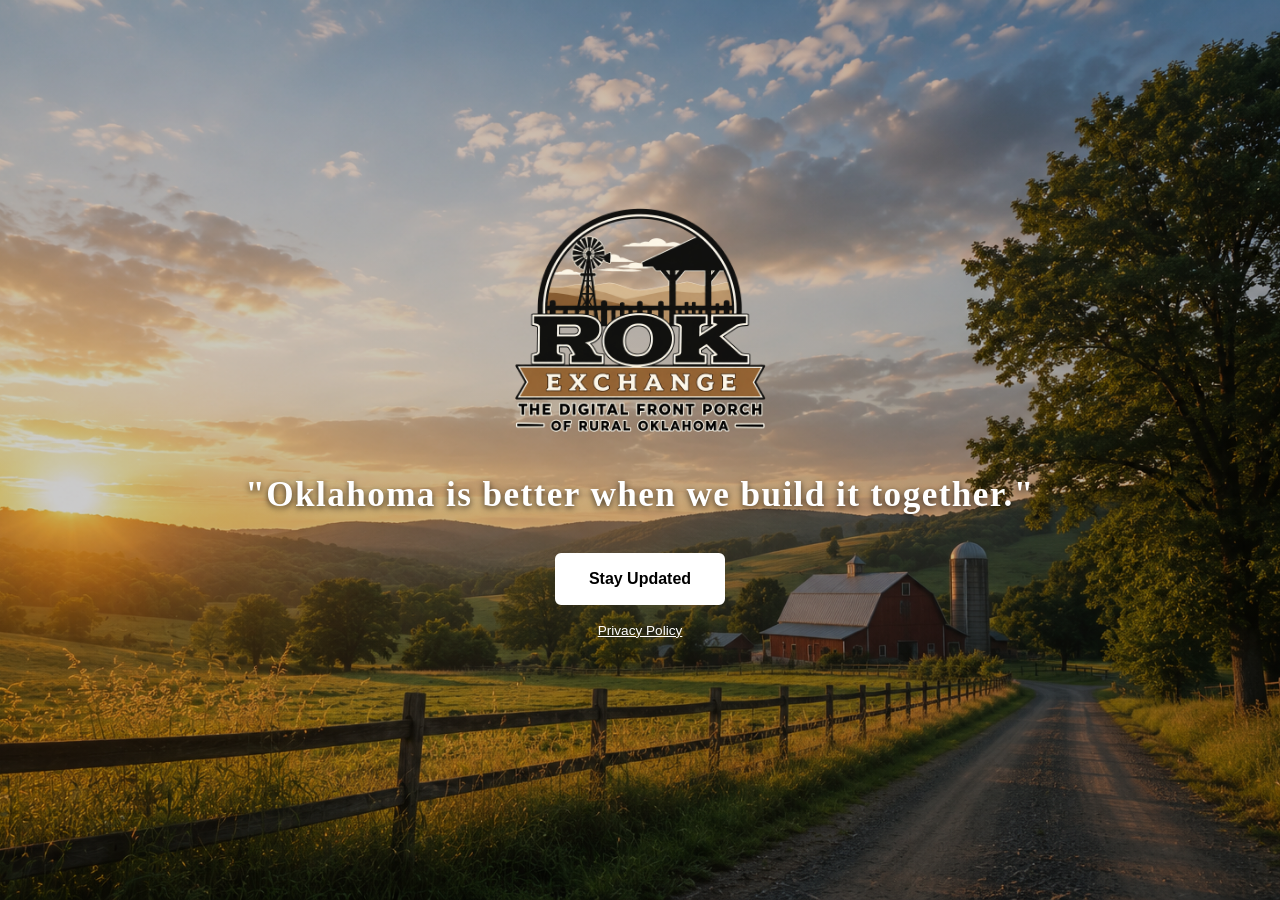
<file: index.html>
<!DOCTYPE html>
<html lang="en">

<head>
    <meta charset="UTF-8">

    <meta
        name="viewport"
        content="width=device-width, initial-scale=1.0"
    >

    <title>ROK Exchange</title>

    <link
        rel="stylesheet"
        href="assets/css/style.css"
    >
</head>

<body>

    <main class="hero">

        <div class="hero-content">

            <img
                src="assets/images/LOGO.png"
                alt="ROK Exchange Logo"
                class="logo"
            >

            <h1 class="slogan">
                "Oklahoma is better when we build it together."
            </h1>
            <div class="hero-actions">
                
                <a href="signup.html" class="updates-button">
                    Stay Updated
                </a>

                <a href="privacy.html" class="homepage-privacy-link">
                    Privacy Policy
                </a>
            </div>
        </div>

    </main>

</body>

</html>
</file>
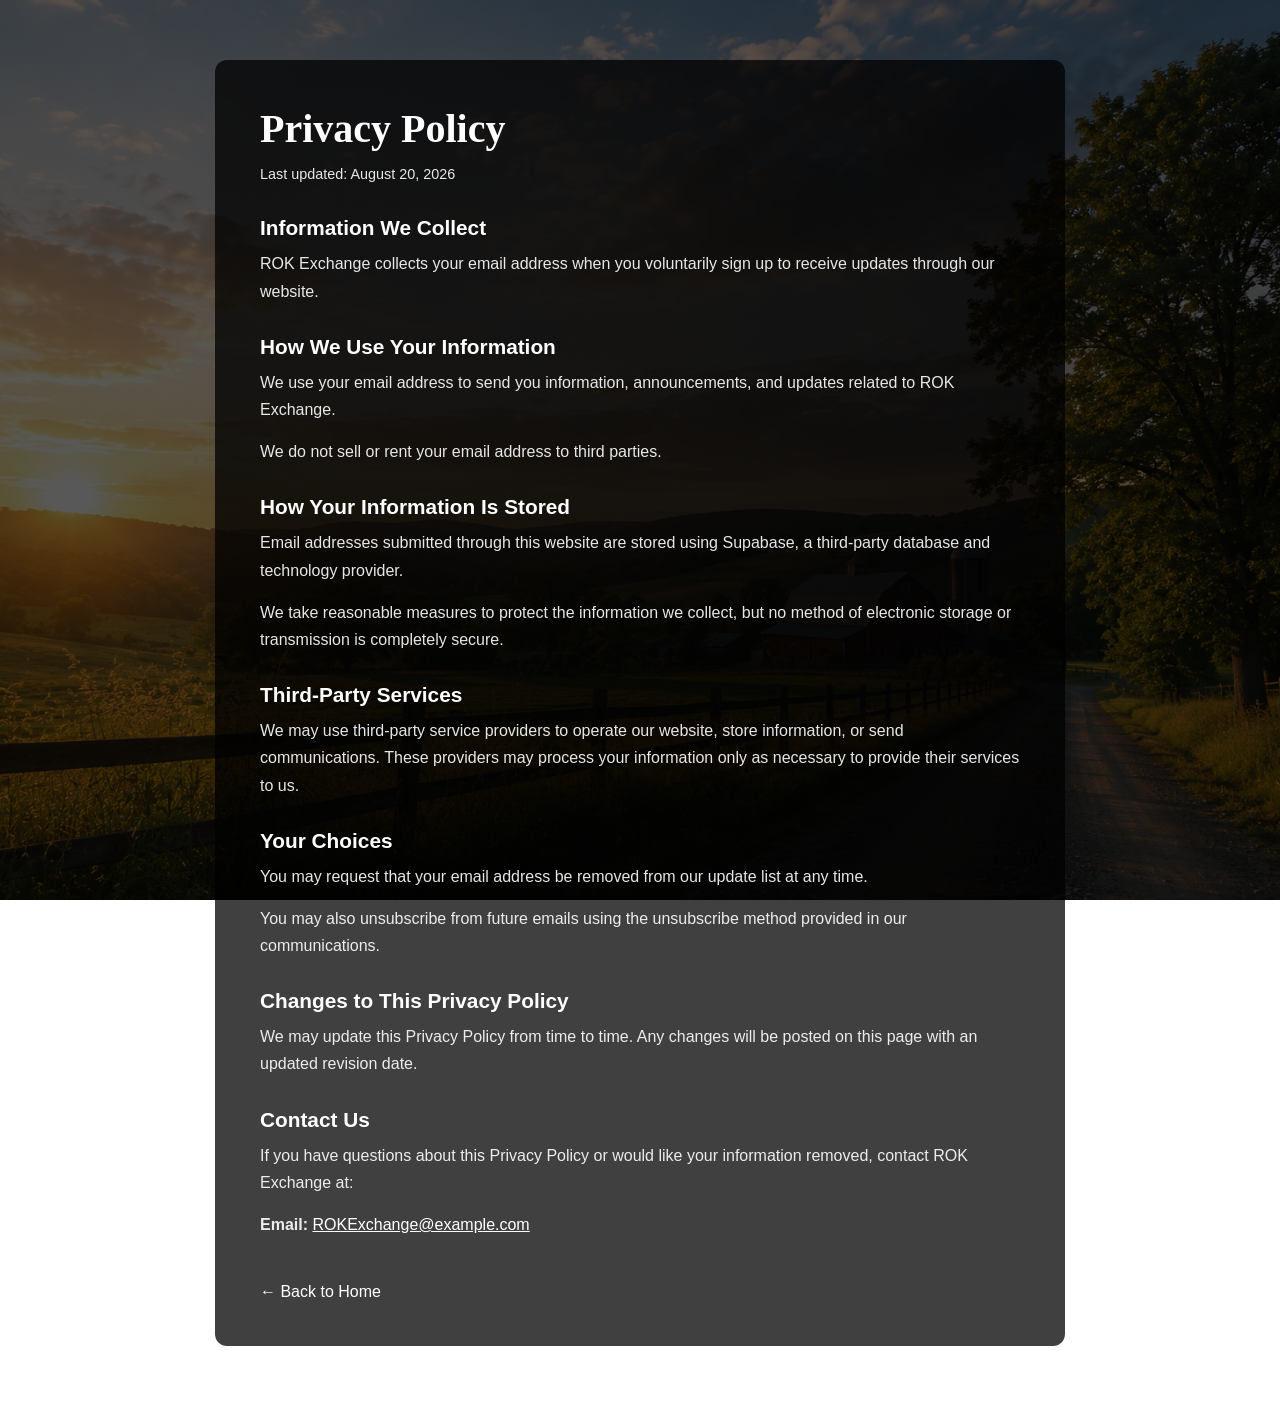
<file: privacy.html>
<!DOCTYPE html>
<html lang="en">

<head>
    <meta charset="UTF-8">

    <meta
        name="viewport"
        content="width=device-width, initial-scale=1.0"
    >

    <title>Privacy Policy | ROK Exchange</title>

    <link
        rel="stylesheet"
        href="assets/css/style.css"
    >
</head>

<body>

    <main class="privacy-page">

        <div class="privacy-container">

            <h1>Privacy Policy</h1>

            <p class="privacy-updated">
                Last updated: August 20, 2026
            </p>

            <h2>Information We Collect</h2>

            <p>
                ROK Exchange collects your email address when you voluntarily
                sign up to receive updates through our website.
            </p>

            <h2>How We Use Your Information</h2>

            <p>
                We use your email address to send you information, announcements,
                and updates related to ROK Exchange.
            </p>

            <p>
                We do not sell or rent your email address to third parties.
            </p>

            <h2>How Your Information Is Stored</h2>

            <p>
                Email addresses submitted through this website are stored using
                Supabase, a third-party database and technology provider.
            </p>

            <p>
                We take reasonable measures to protect the information we collect,
                but no method of electronic storage or transmission is completely
                secure.
            </p>

            <h2>Third-Party Services</h2>

            <p>
                We may use third-party service providers to operate our website,
                store information, or send communications. These providers may
                process your information only as necessary to provide their
                services to us.
            </p>

            <h2>Your Choices</h2>

            <p>
                You may request that your email address be removed from our
                update list at any time.
            </p>

            <p>
                You may also unsubscribe from future emails using the
                unsubscribe method provided in our communications.
            </p>

            <h2>Changes to This Privacy Policy</h2>

            <p>
                We may update this Privacy Policy from time to time. Any changes
                will be posted on this page with an updated revision date.
            </p>

            <h2>Contact Us</h2>

            <p>
                If you have questions about this Privacy Policy or would like
                your information removed, contact ROK Exchange at:
            </p>

            <p>
                <strong>Email:</strong>
                <a href="mailto:YOUR-EMAIL@example.com">
                    ROKExchange@example.com
                </a>
            </p>

            <a href="index.html" class="back-link">
                ← Back to Home
            </a>

        </div>

    </main>

</body>

</html>
</file>
<file: assets/css/style.css>
/* =========================================
   RESET
   ========================================= */

* {
    margin: 0;
    padding: 0;
    box-sizing: border-box;
}


/* =========================================
   PAGE
   ========================================= */

html,
body {
    width: 100%;
    height: 100%;
}

body {
    font-family: Arial, Helvetica, sans-serif;
}

/* =========================================
   HERO / BACKGROUND
   ========================================= */

.hero {
    width: 100%;
    min-height: 100vh;

    /* Background image */
    background-image:
        linear-gradient(
            rgba(0, 0, 0, 0.20),
            rgba(0, 0, 0, 0.20)
        ),
        url("../images/background.png");

    background-size: cover;
    background-position: center;
    background-repeat: no-repeat;

    /* Center the content */
    display: flex;
    justify-content: center;
    align-items: center;

    text-align: center;

    overflow: hidden;
}


/* =========================================
   CONTENT
   ========================================= */

.hero-content {
    width: 90%;
    max-width: 900px;

    /* Move content slightly upward */
    transform: translateY(-3vh);

    color: white;
}


/* =========================================
   LOGO
   ========================================= */

.logo {
    width: 350px;
    max-width: 75vw;
    height: auto;

    display: block;

    /* Centers logo and adds space below it */
    margin: 0 auto 30px;
}


/* =========================================
   SLOGAN
   ========================================= */

.slogan {
    font-family: Georgia, "Times New Roman", serif;

    font-size: 2.2rem;
    font-weight: 600;

    letter-spacing: 0.04em;
    line-height: 1.3;

    color: white;

    text-shadow:
        0 2px 6px rgba(0, 0, 0, 0.7);
}

/* =========================================
   UPDATE BUTTON
   ========================================= */

.updates-button {
    display: inline-block;

    margin-top: 35px;
    padding: 15px 32px;

    background: white;
    color: black;

    font-family: Arial, Helvetica, sans-serif;
    font-size: 1rem;
    font-weight: 600;

    text-decoration: none;

    border: 2px solid white;
    border-radius: 6px;

    transition:
        background-color 0.25s ease,
        color 0.25s ease,
        transform 0.25s ease;
}

.updates-button:hover {
    background: transparent;
    color: white;

    transform: translateY(-2px);
}

/* =========================================
   MOBILE
   ========================================= */

@media (max-width: 600px) {

    .hero-content {
        width: 90%;
        transform: translateY(-2vh);
    }

    .logo {
        width: 260px;
    }

    .slogan {
        font-size: 1.4rem;
    }
}
/* =========================================
   SIGNUP PAGE
   ========================================= */

.signup-page {
    width: 100%;
    min-height: 100vh;

    background-image:
        linear-gradient(
            rgba(0, 0, 0, 0.45),
            rgba(0, 0, 0, 0.45)
        ),
        url("../images/background.png");

    background-size: cover;
    background-position: center;
    background-repeat: no-repeat;

    display: flex;
    justify-content: center;
    align-items: center;

    padding: 20px;
}

.signup-container {
    width: 100%;
    max-width: 500px;

    padding: 45px 35px;

    background: rgba(0, 0, 0, 0.65);

    border-radius: 12px;

    text-align: center;

    color: white;
}

.signup-logo {
    width: 250px;
    max-width: 70vw;

    height: auto;

    margin-bottom: 25px;
}

.signup-container h1 {
    font-family: Georgia, "Times New Roman", serif;
    font-size: 2.3rem;

    margin-bottom: 15px;
}

.signup-description {
    font-size: 1rem;
    line-height: 1.5;

    margin-bottom: 30px;
}

#email-form {
    display: flex;
    flex-direction: column;

    gap: 15px;
}

#email-form input {
    width: 100%;

    padding: 15px;

    border: none;
    border-radius: 6px;

    font-size: 1rem;

    outline: none;
}

#email-form button {
    padding: 15px;

    border: 2px solid white;
    border-radius: 6px;

    background: white;
    color: black;

    font-size: 1rem;
    font-weight: 600;

    cursor: pointer;

    transition:
        background-color 0.25s ease,
        color 0.25s ease;
}

#email-form button:hover {
    background: transparent;
    color: white;
}

#form-message {
    min-height: 24px;

    margin-top: 20px;

    font-size: 0.95rem;
}

.back-link {
    display: inline-block;

    margin-top: 20px;

    color: white;

    text-decoration: none;
}

.back-link:hover {
    text-decoration: underline;
}


/* =========================================
   SIGNUP MOBILE
   ========================================= */

@media (max-width: 600px) {

    .signup-container {
        padding: 35px 20px;
    }

    .signup-container h1 {
        font-size: 1.8rem;
    }

    .signup-logo {
        width: 210px;
    }
}

/* =========================================
   PRIVACY NOTICE ON SIGNUP FORM
   ========================================= */

.privacy-notice {
    margin-top: 18px;

    font-size: 0.82rem;
    line-height: 1.5;

    color: rgba(255, 255, 255, 0.8);
}

.privacy-notice a {
    color: white;
    text-decoration: underline;
}

.privacy-notice a:hover {
    opacity: 0.8;
}


/* =========================================
   PRIVACY POLICY PAGE
   ========================================= */

.privacy-page {
    width: 100%;
    min-height: 100vh;

    background-image:
        linear-gradient(
            rgba(0, 0, 0, 0.65),
            rgba(0, 0, 0, 0.65)
        ),
        url("../images/background.png");

    background-size: cover;
    background-position: center;
    background-attachment: fixed;

    padding: 60px 20px;

    color: white;

    overflow-y: auto;
}

.privacy-container {
    width: 100%;
    max-width: 850px;

    margin: 0 auto;

    padding: 45px;

    background: rgba(0, 0, 0, 0.75);

    border-radius: 12px;
}

.privacy-container h1 {
    font-family: Georgia, "Times New Roman", serif;

    font-size: 2.5rem;

    margin-bottom: 10px;
}

.privacy-updated {
    margin-bottom: 35px;

    color: rgba(255, 255, 255, 0.7);

    font-size: 0.9rem;
}

.privacy-container h2 {
    margin-top: 30px;
    margin-bottom: 10px;

    font-size: 1.3rem;
}

.privacy-container p {
    margin-bottom: 15px;

    line-height: 1.7;

    color: rgba(255, 255, 255, 0.9);
}

.privacy-container a {
    color: white;
}

.privacy-container .back-link {
    display: inline-block;

    margin-top: 30px;

    text-decoration: none;
}

.privacy-container .back-link:hover {
    text-decoration: underline;
}


/* =========================================
   PRIVACY PAGE MOBILE
   ========================================= */

@media (max-width: 600px) {

    .privacy-page {
        padding: 25px 15px;
    }

    .privacy-container {
        padding: 30px 20px;
    }

    .privacy-container h1 {
        font-size: 2rem;
    }
}

.homepage-privacy-link {
    display: block;

    width: fit-content;

    margin: 18px auto 0;

    color: rgba(255, 255, 255, 0.8);

    font-size: 0.85rem;

    text-decoration: underline;
}

.hero-actions {
    display: flex;
    flex-direction: column;
    align-items: center;
}

.homepage-privacy-link {
    display: block;
    color: white;
    font-size: 0.85rem;   
    text-decoration: underline;
}
</file>
